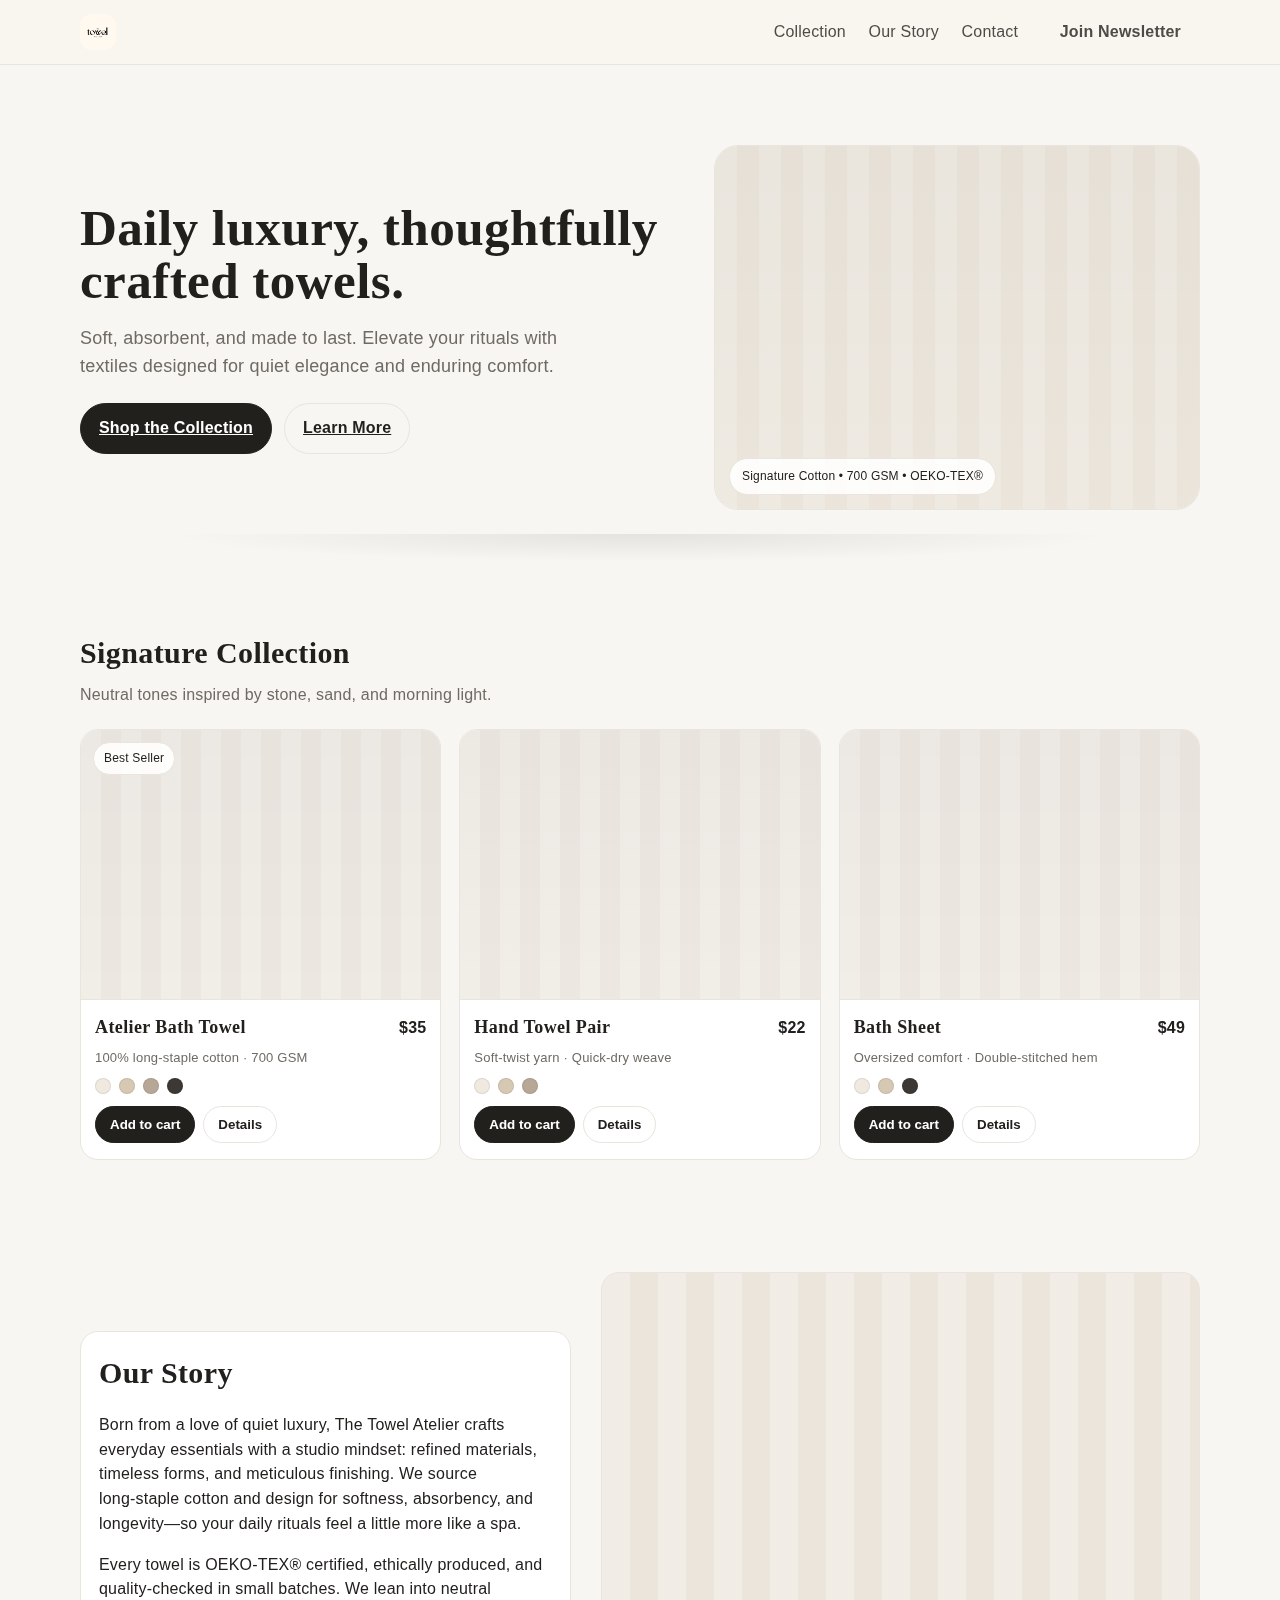
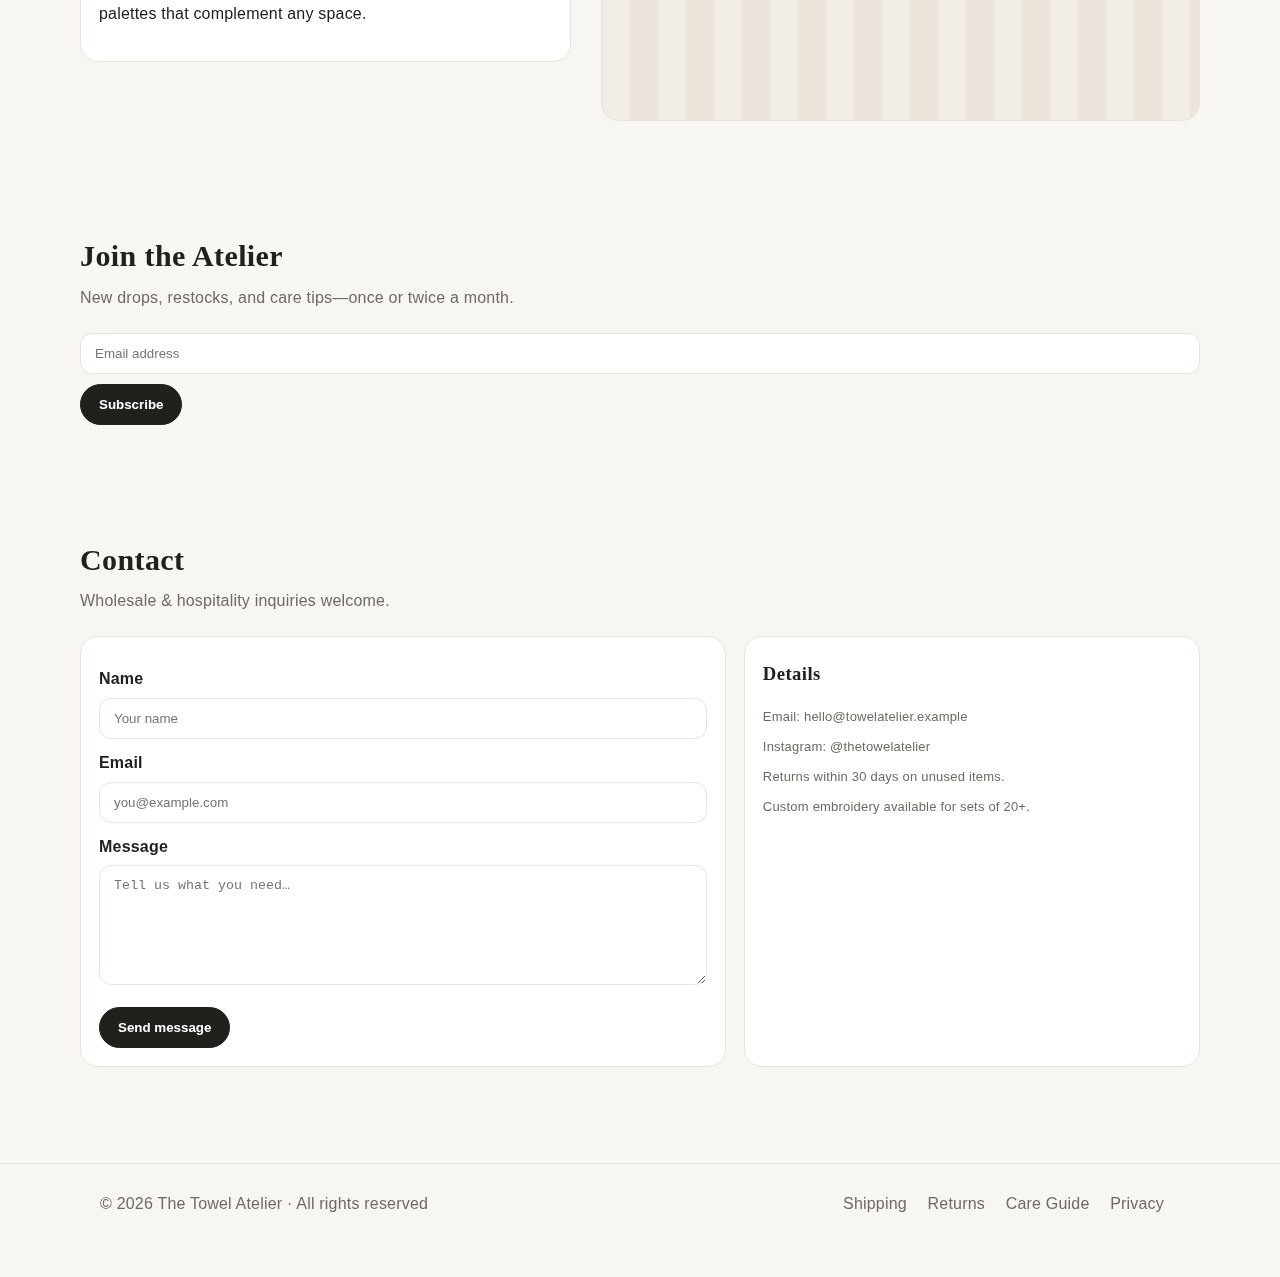
<file: index.html>
<!DOCTYPE html>
<html lang="en">
<head>
  <meta charset="utf-8" />
  <meta name="viewport" content="width=device-width, initial-scale=1" />
  <title>The Towel Atelier</title>
  <meta name="description" content="Daily luxury towels — soft, durable, and elegantly designed by The Towel Atelier." />
  <link rel="stylesheet" href="style.css">
</head>
<body>
  <header>
    <div class="container nav">
      <a class="brand" href="#home">
        <img src="assets/logo.png" alt="The Towel Atelier logo" class="logo-img">
      </a>
      <nav>
        <a href="#collection">Collection</a>
        <a href="#story">Our Story</a>
        <a href="#contact">Contact</a>
        <a class="btn ghost" href="#newsletter">Join Newsletter</a>
      </nav>
    </div>
  </header>

  <main id="home">
    <!-- Hero -->
    <section class="hero container">
      <div class="hero-grid">
        <div>
          <h1>Daily luxury, thoughtfully crafted towels.</h1>
          <p class="lead">Soft, absorbent, and made to last. Elevate your rituals with textiles designed for quiet elegance and enduring comfort.</p>
          <div class="cta">
            <a href="#collection" class="btn">Shop the Collection</a>
            <a href="#story" class="btn outline">Learn More</a>
          </div>
        </div>
        <div class="hero-media" aria-label="Lifestyle photo placeholder">
          <span class="media-tag">Signature Cotton • 700 GSM • OEKO‑TEX®</span>
        </div>
      </div>
    </section>

    <!-- Collection -->
    <section id="collection" class="section container">
      <h2>Signature Collection</h2>
      <p class="sub">Neutral tones inspired by stone, sand, and morning light.</p>
      <div class="grid">
        <!-- Card 1 -->
        <article class="card">
          <div class="photo" role="img" aria-label="Bath towel image placeholder">
            <span class="badge">Best Seller</span>
          </div>
          <div class="card-body">
            <div class="card-title"><h3>Atelier Bath Towel</h3> <span class="price">$35</span></div>
            <p class="meta">100% long‑staple cotton · 700 GSM</p>
            <div class="swatches" aria-label="Available colors">
              <span class="dot cream" title="Cream"></span>
              <span class="dot sand" title="Sand"></span>
              <span class="dot taupe" title="Taupe"></span>
              <span class="dot charcoal" title="Charcoal"></span>
            </div>
            <div class="card-actions">
              <button class="btn small" data-add>Add to cart</button>
              <button class="btn small outline">Details</button>
            </div>
          </div>
        </article>
        <!-- Card 2 -->
        <article class="card">
          <div class="photo" role="img" aria-label="Hand towel image placeholder"></div>
          <div class="card-body">
            <div class="card-title"><h3>Hand Towel Pair</h3> <span class="price">$22</span></div>
            <p class="meta">Soft‑twist yarn · Quick‑dry weave</p>
            <div class="swatches">
              <span class="dot cream" title="Cream"></span>
              <span class="dot sand" title="Sand"></span>
              <span class="dot taupe" title="Taupe"></span>
            </div>
            <div class="card-actions">
              <button class="btn small" data-add>Add to cart</button>
              <button class="btn small outline">Details</button>
            </div>
          </div>
        </article>
        <!-- Card 3 -->
        <article class="card">
          <div class="photo" role="img" aria-label="Bath sheet image placeholder"></div>
          <div class="card-body">
            <div class="card-title"><h3>Bath Sheet</h3> <span class="price">$49</span></div>
            <p class="meta">Oversized comfort · Double‑stitched hem</p>
            <div class="swatches">
              <span class="dot cream" title="Cream"></span>
              <span class="dot sand" title="Sand"></span>
              <span class="dot charcoal" title="Charcoal"></span>
            </div>
            <div class="card-actions">
              <button class="btn small" data-add>Add to cart</button>
              <button class="btn small outline">Details</button>
            </div>
          </div>
        </article>
      </div>
    </section>

    <!-- Story -->
    <section id="story" class="section container">
      <div class="story">
        <div class="paper">
          <h2>Our Story</h2>
          <p>Born from a love of quiet luxury, The Towel Atelier crafts everyday essentials with a studio mindset: refined materials, timeless forms, and meticulous finishing. We source long‑staple cotton and design for softness, absorbency, and longevity—so your daily rituals feel a little more like a spa.</p>
          <p>Every towel is OEKO‑TEX® certified, ethically produced, and quality‑checked in small batches. We lean into neutral palettes that complement any space.</p>
        </div>
        <div class="story-visual" aria-label="Studio moodboard placeholder"></div>
      </div>
    </section>

    <!-- Newsletter -->
    <section id="newsletter" class="section container">
      <h2>Join the Atelier</h2>
      <p class="sub">New drops, restocks, and care tips—once or twice a month.</p>
      <div class="newsletter">
        <input class="input" type="email" placeholder="Email address" aria-label="Email"/>
        <button class="btn">Subscribe</button>
      </div>
    </section>

    <!-- Contact -->
    <section id="contact" class="section container">
      <h2>Contact</h2>
      <p class="sub">Wholesale & hospitality inquiries welcome.</p>
      <div class="grid">
        <div class="paper" style="grid-column:span 7">
          <form onsubmit="event.preventDefault(); toast('Message sent. We\'ll be in touch.');">
            <label for="name">Name</label>
            <input id="name" type="text" placeholder="Your name" required>

            <label for="email">Email</label>
            <input id="email" type="email" placeholder="you@example.com" required>

            <label for="msg">Message</label>
            <textarea id="msg" placeholder="Tell us what you need…"></textarea>

            <div style="margin-top:14px">
              <button class="btn">Send message</button>
            </div>
          </form>
        </div>
        <div class="paper" style="grid-column:span 5">
          <h3 style="margin-top:4px">Details</h3>
          <p class="meta" style="margin-top:6px">Email: hello@towelatelier.example</p>
          <p class="meta">Instagram: @thetowelatelier</p>
          <p class="meta">Returns within 30 days on unused items.</p>
          <p class="meta">Custom embroidery available for sets of 20+.</p>
        </div>
      </div>
    </section>
  </main>

  <footer>
    <div class="container foot">
      <div>© <span id="year"></span> The Towel Atelier · All rights reserved</div>
      <div class="links">
        <a href="#">Shipping</a>
        <a href="#">Returns</a>
        <a href="#">Care Guide</a>
        <a href="#">Privacy</a>
      </div>
    </div>
  </footer>

  <div class="toast" id="toast">Added to cart</div>

  <script>
    // Year
    document.getElementById('year').textContent = new Date().getFullYear();
    // Faux add-to-cart toast
    const toastEl = document.getElementById('toast');
    function toast(msg){ toastEl.textContent = msg; toastEl.classList.add('show'); setTimeout(()=>toastEl.classList.remove('show'), 1800); }
    document.querySelectorAll('[data-add]').forEach(btn=> btn.addEventListener('click', ()=> toast('Added to cart')));
  </script>
</body>
</html>
</file>
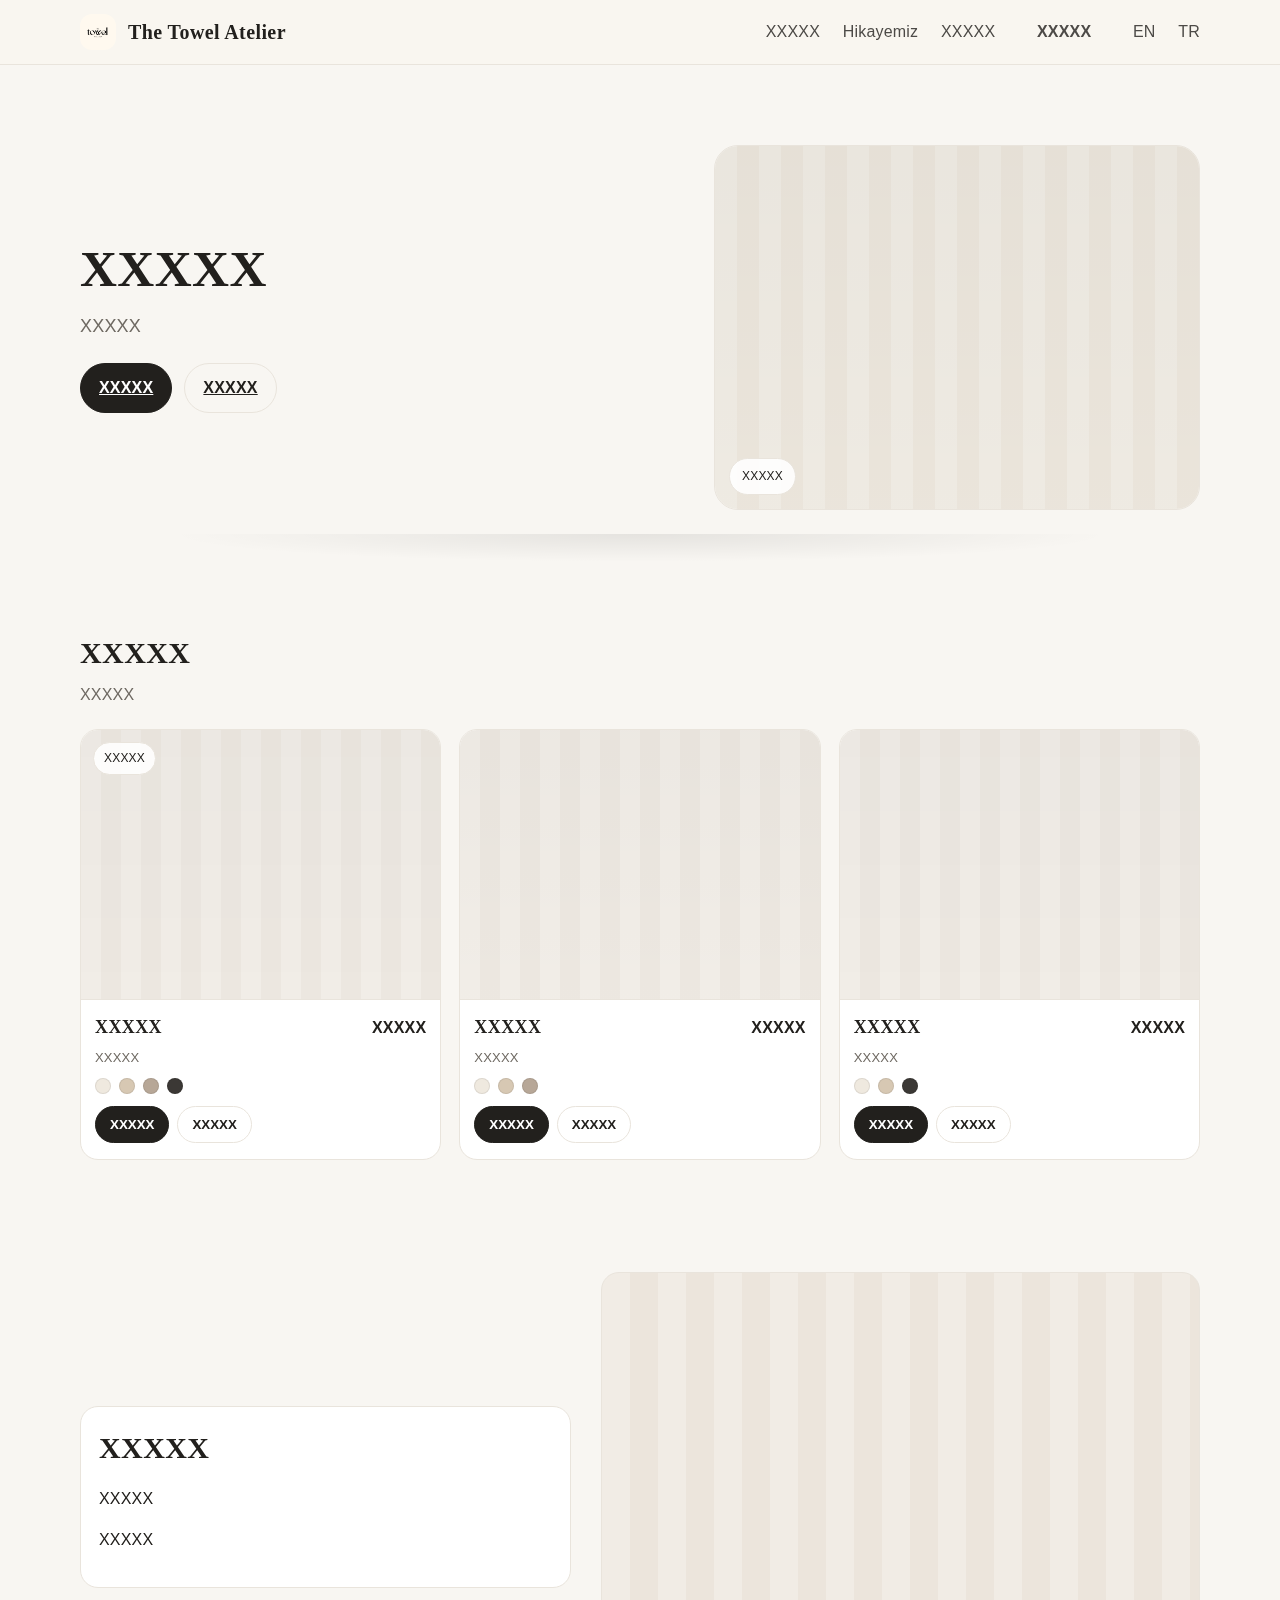
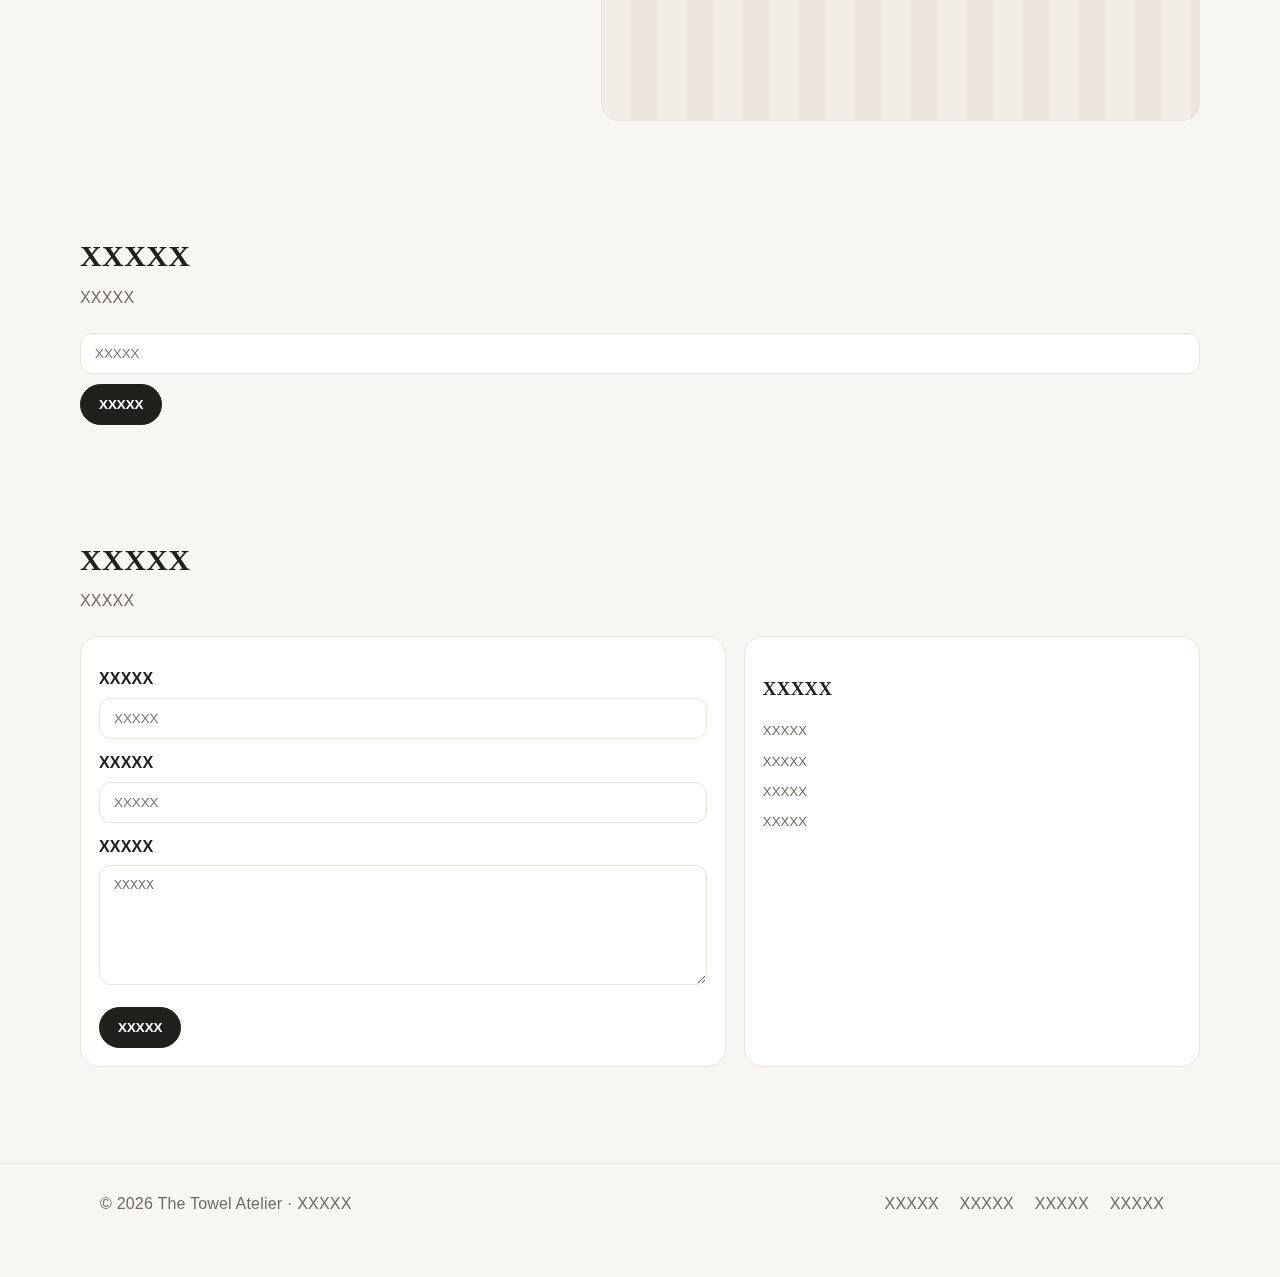
<file: tr.html>
<!DOCTYPE html>
<html lang="tr">
<head>
  <meta charset="utf-8" />
  <meta name="viewport" content="width=device-width, initial-scale=1" />
  <title>The Towel Atelier</title>
  <meta name="description" content="XXXXX">
  <link href="https://fonts.googleapis.com/css2?family=Cormorant+Garamond:wght@400;500;600;700&display=swap" rel="stylesheet">
  <link rel="stylesheet" href="style.css">
</head>

<body>
  <header>
    <div class="container nav">
      <a class="brand" href="#home">
        <img src="assets/logo.png" alt="The Towel Atelier logo" class="logo-img">
        <span class="logo">The Towel Atelier</span>
      </a>
      <nav>
        <a href="#collection">XXXXX</a>
        <a href="#story">Hikayemiz</a>
        <a href="#contact">XXXXX</a>
        <a class="btn ghost" href="#newsletter">XXXXX</a>
        <a href="index.html">EN</a>
        <a href="tr.html">TR</a>
      </nav>
    </div>
  </header>

  <main id="home">
    <!-- Hero -->
    <section class="hero container">
      <div class="hero-grid">
        <div>
          <h1>XXXXX</h1>
          <p class="lead">XXXXX</p>
          <div class="cta">
            <a href="#collection" class="btn">XXXXX</a>
            <a href="#story" class="btn outline">XXXXX</a>
          </div>
        </div>
        <div class="hero-media">
          <span class="media-tag">XXXXX</span>
        </div>
      </div>
    </section>

    <!-- Collection -->
    <section id="collection" class="section container">
      <h2>XXXXX</h2>
      <p class="sub">XXXXX</p>
      <div class="grid">
        <article class="card">
          <div class="photo">
            <span class="badge">XXXXX</span>
          </div>
          <div class="card-body">
            <div class="card-title"><h3>XXXXX</h3> <span class="price">XXXXX</span></div>
            <p class="meta">XXXXX</p>
            <div class="swatches">
              <span class="dot cream"></span>
              <span class="dot sand"></span>
              <span class="dot taupe"></span>
              <span class="dot charcoal"></span>
            </div>
            <div class="card-actions">
              <button class="btn small">XXXXX</button>
              <button class="btn small outline">XXXXX</button>
            </div>
          </div>
        </article>
        <article class="card">
          <div class="photo"></div>
          <div class="card-body">
            <div class="card-title"><h3>XXXXX</h3> <span class="price">XXXXX</span></div>
            <p class="meta">XXXXX</p>
            <div class="swatches">
              <span class="dot cream"></span>
              <span class="dot sand"></span>
              <span class="dot taupe"></span>
            </div>
            <div class="card-actions">
              <button class="btn small">XXXXX</button>
              <button class="btn small outline">XXXXX</button>
            </div>
          </div>
        </article>
        <article class="card">
          <div class="photo"></div>
          <div class="card-body">
            <div class="card-title"><h3>XXXXX</h3> <span class="price">XXXXX</span></div>
            <p class="meta">XXXXX</p>
            <div class="swatches">
              <span class="dot cream"></span>
              <span class="dot sand"></span>
              <span class="dot charcoal"></span>
            </div>
            <div class="card-actions">
              <button class="btn small">XXXXX</button>
              <button class="btn small outline">XXXXX</button>
            </div>
          </div>
        </article>
      </div>
    </section>

    <!-- Story -->
    <section id="story" class="section container">
      <div class="story">
        <div class="paper">
          <h2>XXXXX</h2>
          <p>XXXXX</p>
          <p>XXXXX</p>
        </div>
        <div class="story-visual"></div>
      </div>
    </section>

    <!-- Newsletter -->
    <section id="newsletter" class="section container">
      <h2>XXXXX</h2>
      <p class="sub">XXXXX</p>
      <div class="newsletter">
        <input class="input" type="email" placeholder="XXXXX" />
        <button class="btn">XXXXX</button>
      </div>
    </section>

    <!-- Contact -->
    <section id="contact" class="section container">
      <h2>XXXXX</h2>
      <p class="sub">XXXXX</p>
      <div class="grid">
        <div class="paper" style="grid-column:span 7">
          <form onsubmit="event.preventDefault(); alert('XXXXX');">
            <label for="name">XXXXX</label>
            <input id="name" type="text" placeholder="XXXXX">
            <label for="email">XXXXX</label>
            <input id="email" type="email" placeholder="XXXXX">
            <label for="msg">XXXXX</label>
            <textarea id="msg" placeholder="XXXXX"></textarea>
            <div style="margin-top:14px">
              <button class="btn">XXXXX</button>
            </div>
          </form>
        </div>
        <div class="paper" style="grid-column:span 5">
          <h3>XXXXX</h3>
          <p class="meta">XXXXX</p>
          <p class="meta">XXXXX</p>
          <p class="meta">XXXXX</p>
          <p class="meta">XXXXX</p>
        </div>
      </div>
    </section>
  </main>

  <footer>
    <div class="container foot">
      <div>© <span id="year"></span> The Towel Atelier · XXXXX</div>
      <div class="links">
        <a href="#">XXXXX</a>
        <a href="#">XXXXX</a>
        <a href="#">XXXXX</a>
        <a href="#">XXXXX</a>
      </div>
    </div>
  </footer>

  <script>
    document.getElementById('year').textContent = new Date().getFullYear();
  </script>
</body>
</html>
</file>
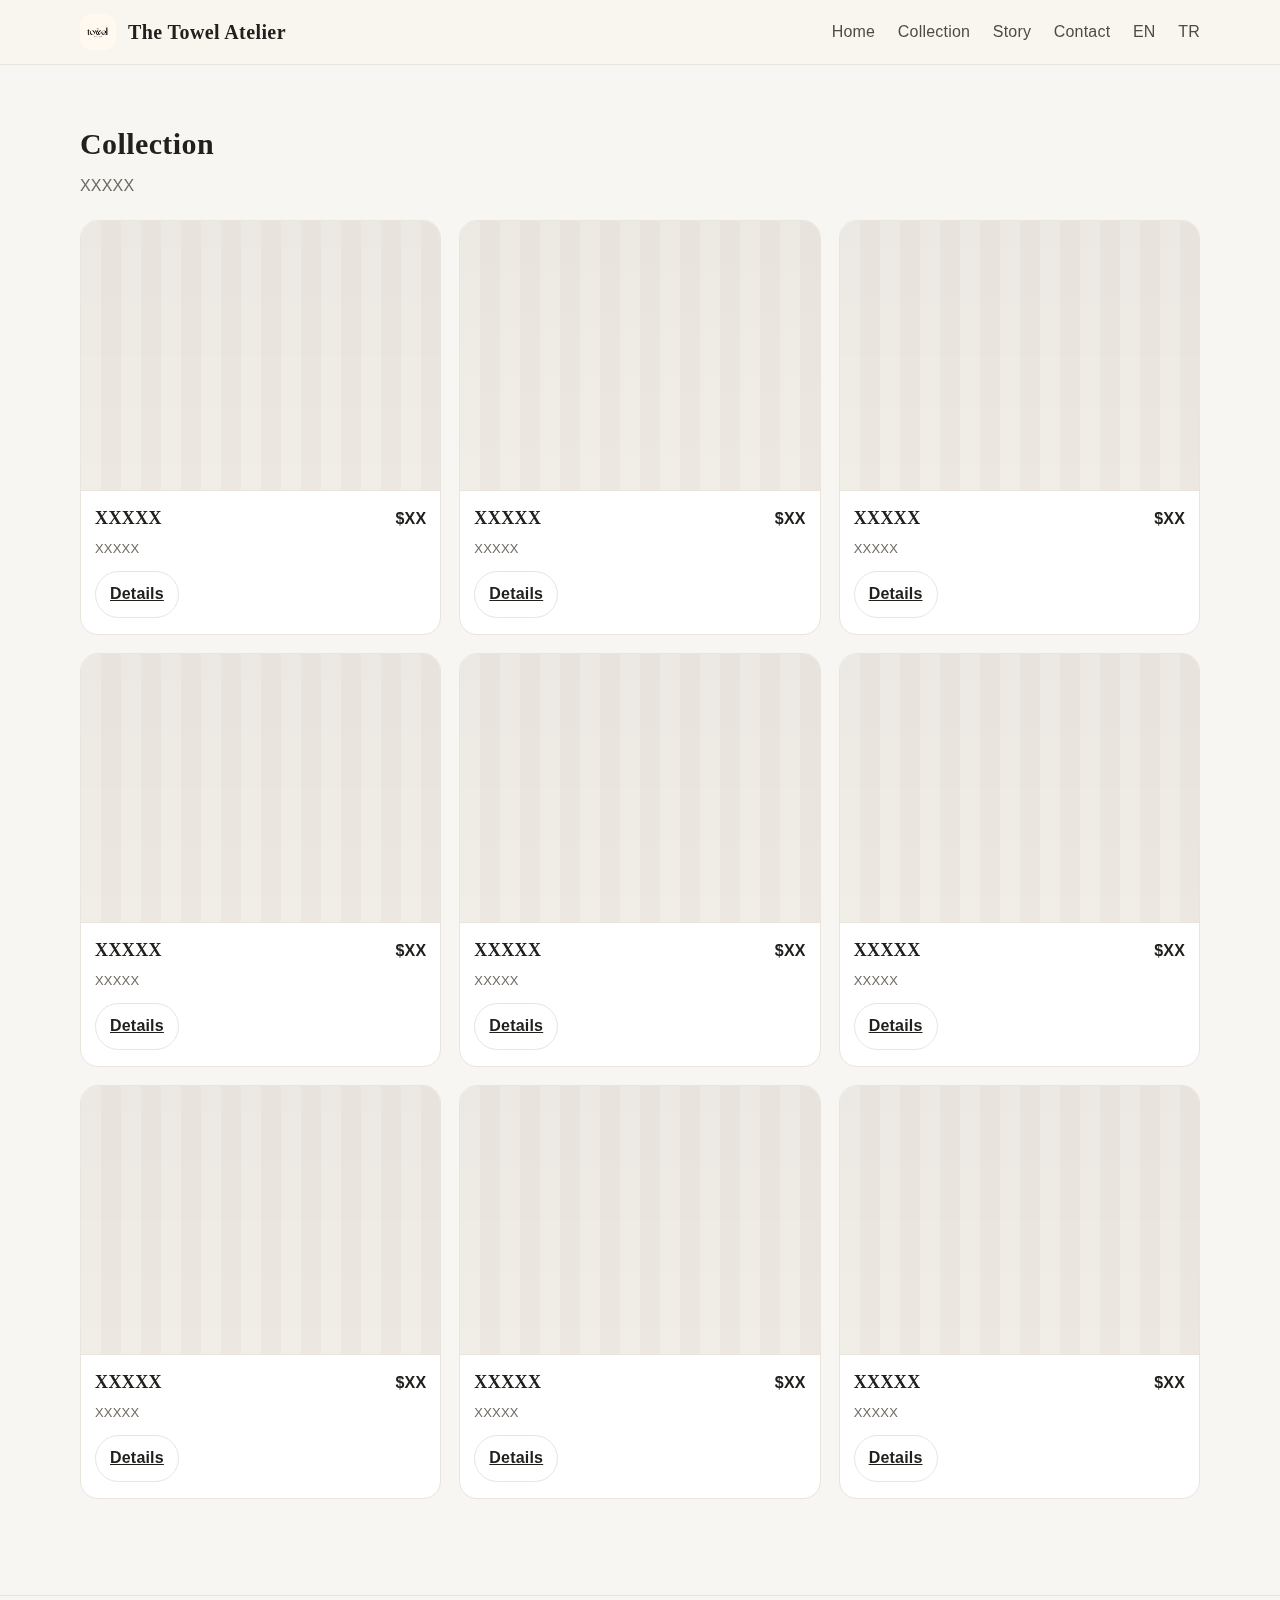
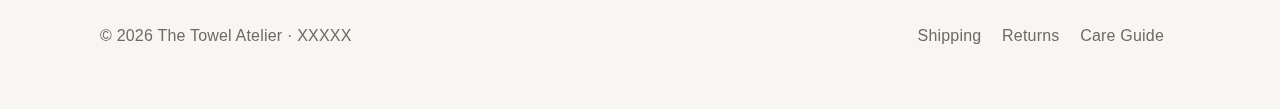
<file: collection/collection.html>
<!DOCTYPE html>
<html lang="en">
<head>
  <meta charset="utf-8" />
  <meta name="viewport" content="width=device-width, initial-scale=1" />
  <title>Collection · The Towel Atelier</title>
  <link href="https://fonts.googleapis.com/css2?family=Cormorant+Garamond:wght@400;500;600;700&display=swap" rel="stylesheet">
  <link rel="stylesheet" href="../style.css">
</head>

<body>
  <header>
    <div class="container nav">
      <a class="brand" href="index.html">
        <img src="../assets/logo.png" alt="The Towel Atelier logo" class="logo-img">
        <span class="logo">The Towel Atelier</span>
      </a>
      <nav>
        <a href="../index.html">Home</a>
        <a href="collection.html">Collection</a>
        <a href="../index.html#story">Story</a>
        <a href="../index.html#contact">Contact</a>
        <a href="../index.html">EN</a>
        <a href="../langs/tr.html">TR</a>
      </nav>
    </div>
  </header>

  <main class="section container">
    <h2>Collection</h2>
    <p class="sub">XXXXX</p>

    <div class="grid">
      <!-- 9 Example Towels -->
      <!-- You’ll make a page for each later (e.g., towel1.html, towel2.html, etc.) -->
      <article class="card">
        <div class="photo"></div>
        <div class="card-body">
          <div class="card-title"><h3>XXXXX</h3><span class="price">$XX</span></div>
          <p class="meta">XXXXX</p>
          <div class="card-actions">
            <a href="towel1.html" class="btn small outline">Details</a>
          </div>
        </div>
      </article>

      <article class="card">
        <div class="photo"></div>
        <div class="card-body">
          <div class="card-title"><h3>XXXXX</h3><span class="price">$XX</span></div>
          <p class="meta">XXXXX</p>
          <div class="card-actions">
            <a href="towel2.html" class="btn small outline">Details</a>
          </div>
        </div>
      </article>

      <article class="card">
        <div class="photo"></div>
        <div class="card-body">
          <div class="card-title"><h3>XXXXX</h3><span class="price">$XX</span></div>
          <p class="meta">XXXXX</p>
          <div class="card-actions">
            <a href="towel3.html" class="btn small outline">Details</a>
          </div>
        </div>
      </article>

      <article class="card"><div class="photo"></div><div class="card-body"><div class="card-title"><h3>XXXXX</h3><span class="price">$XX</span></div><p class="meta">XXXXX</p><div class="card-actions"><a href="towel4.html" class="btn small outline">Details</a></div></div></article>
      <article class="card"><div class="photo"></div><div class="card-body"><div class="card-title"><h3>XXXXX</h3><span class="price">$XX</span></div><p class="meta">XXXXX</p><div class="card-actions"><a href="towel5.html" class="btn small outline">Details</a></div></div></article>
      <article class="card"><div class="photo"></div><div class="card-body"><div class="card-title"><h3>XXXXX</h3><span class="price">$XX</span></div><p class="meta">XXXXX</p><div class="card-actions"><a href="towel6.html" class="btn small outline">Details</a></div></div></article>
      <article class="card"><div class="photo"></div><div class="card-body"><div class="card-title"><h3>XXXXX</h3><span class="price">$XX</span></div><p class="meta">XXXXX</p><div class="card-actions"><a href="towel7.html" class="btn small outline">Details</a></div></div></article>
      <article class="card"><div class="photo"></div><div class="card-body"><div class="card-title"><h3>XXXXX</h3><span class="price">$XX</span></div><p class="meta">XXXXX</p><div class="card-actions"><a href="towel8.html" class="btn small outline">Details</a></div></div></article>
      <article class="card"><div class="photo"></div><div class="card-body"><div class="card-title"><h3>XXXXX</h3><span class="price">$XX</span></div><p class="meta">XXXXX</p><div class="card-actions"><a href="towel9.html" class="btn small outline">Details</a></div></div></article>
    </div>
  </main>

  <footer>
    <div class="container foot">
      <div>© <span id="year"></span> The Towel Atelier · XXXXX</div>
      <div class="links">
        <a href="#">Shipping</a>
        <a href="#">Returns</a>
        <a href="#">Care Guide</a>
      </div>
    </div>
  </footer>

  <script>
    document.getElementById('year').textContent = new Date().getFullYear();
  </script>
</body>
</html>
</file>
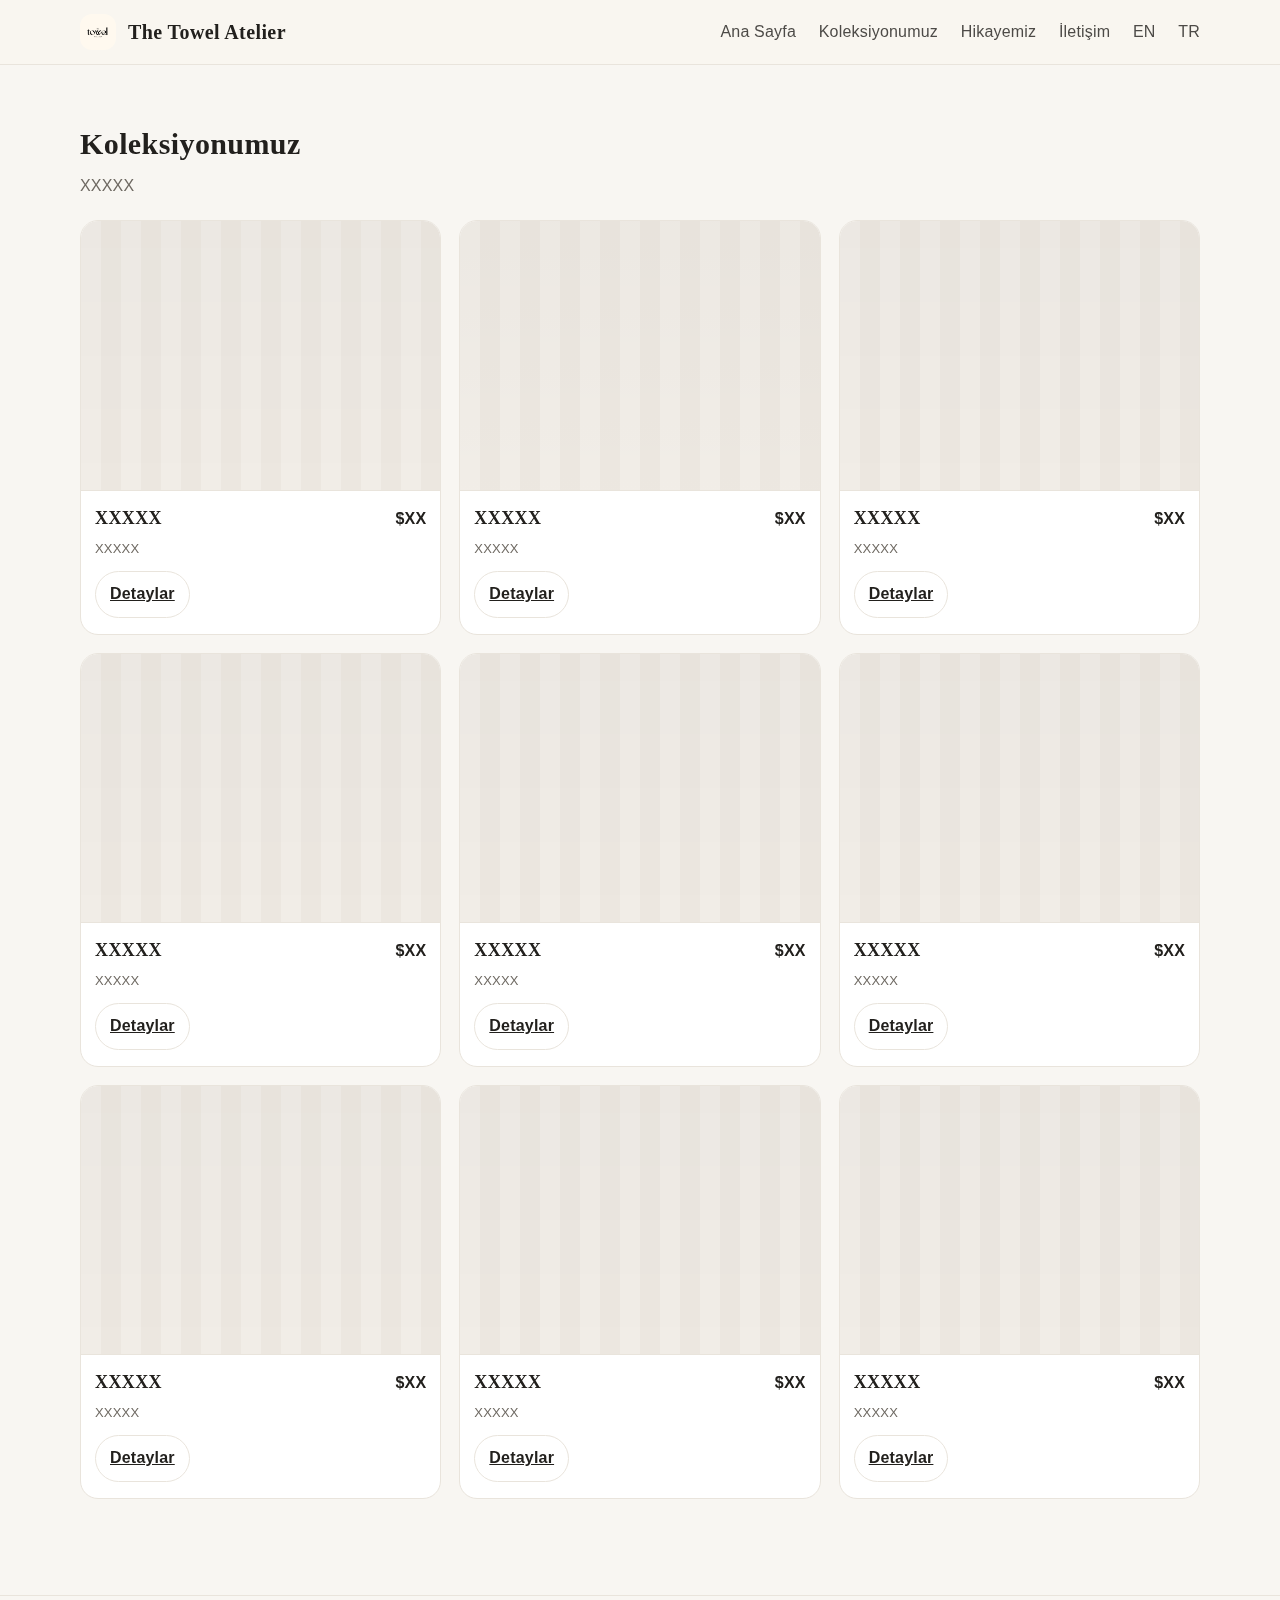
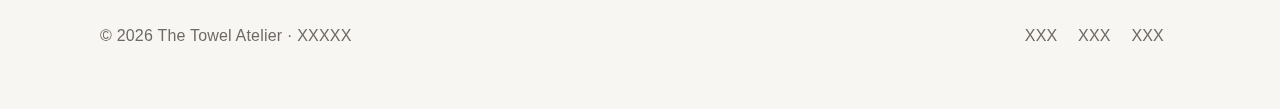
<file: collection/koleksiyon.html>
<!DOCTYPE html>
<html lang="en">
<head>
  <meta charset="utf-8" />
  <meta name="viewport" content="width=device-width, initial-scale=1" />
  <title>Collection · The Towel Atelier</title>
  <link href="https://fonts.googleapis.com/css2?family=Cormorant+Garamond:wght@400;500;600;700&display=swap" rel="stylesheet">
  <link rel="stylesheet" href="../style.css">
</head>

<body>
  <header>
    <div class="container nav">
      <a class="brand" href="index.html">
        <img src="../assets/logo.png" alt="The Towel Atelier logo" class="logo-img">
        <span class="logo">The Towel Atelier</span>
      </a>
      <nav>
        <a href="../index.html">Ana Sayfa</a>
        <a href="collection.html">Koleksiyonumuz</a>
        <a href="../index.html#story">Hikayemiz</a>
        <a href="../index.html#contact">İletişim</a>
        <a href="../index.html">EN</a>
        <a href="../langs/tr.html">TR</a>
      </nav>
    </div>
  </header>

  <main class="section container">
    <h2>Koleksiyonumuz</h2>
    <p class="sub">XXXXX</p>

    <div class="grid">
      <article class="card">
        <div class="photo"></div>
        <div class="card-body">
          <div class="card-title"><h3>XXXXX</h3><span class="price">$XX</span></div>
          <p class="meta">XXXXX</p>
          <div class="card-actions">
            <a href="towel1.html" class="btn small outline">Detaylar</a>
          </div>
        </div>
      </article>

      <article class="card">
        <div class="photo"></div>
        <div class="card-body">
          <div class="card-title"><h3>XXXXX</h3><span class="price">$XX</span></div>
          <p class="meta">XXXXX</p>
          <div class="card-actions">
            <a href="towel2.html" class="btn small outline">Detaylar</a>
          </div>
        </div>
      </article>

      <article class="card">
        <div class="photo"></div>
        <div class="card-body">
          <div class="card-title"><h3>XXXXX</h3><span class="price">$XX</span></div>
          <p class="meta">XXXXX</p>
          <div class="card-actions">
            <a href="towel3.html" class="btn small outline">Detaylar</a>
          </div>
        </div>
      </article>

      <article class="card"><div class="photo"></div><div class="card-body"><div class="card-title"><h3>XXXXX</h3><span class="price">$XX</span></div><p class="meta">XXXXX</p><div class="card-actions"><a href="towel4.html" class="btn small outline">Detaylar</a></div></div></article>
      <article class="card"><div class="photo"></div><div class="card-body"><div class="card-title"><h3>XXXXX</h3><span class="price">$XX</span></div><p class="meta">XXXXX</p><div class="card-actions"><a href="towel5.html" class="btn small outline">Detaylar</a></div></div></article>
      <article class="card"><div class="photo"></div><div class="card-body"><div class="card-title"><h3>XXXXX</h3><span class="price">$XX</span></div><p class="meta">XXXXX</p><div class="card-actions"><a href="towel6.html" class="btn small outline">Detaylar</a></div></div></article>
      <article class="card"><div class="photo"></div><div class="card-body"><div class="card-title"><h3>XXXXX</h3><span class="price">$XX</span></div><p class="meta">XXXXX</p><div class="card-actions"><a href="towel7.html" class="btn small outline">Detaylar</a></div></div></article>
      <article class="card"><div class="photo"></div><div class="card-body"><div class="card-title"><h3>XXXXX</h3><span class="price">$XX</span></div><p class="meta">XXXXX</p><div class="card-actions"><a href="towel8.html" class="btn small outline">Detaylar</a></div></div></article>
      <article class="card"><div class="photo"></div><div class="card-body"><div class="card-title"><h3>XXXXX</h3><span class="price">$XX</span></div><p class="meta">XXXXX</p><div class="card-actions"><a href="towel9.html" class="btn small outline">Detaylar</a></div></div></article>
    </div>
  </main>

  <footer>
    <div class="container foot">
      <div>© <span id="year"></span> The Towel Atelier · XXXXX</div>
      <div class="links">
        <a href="#">XXX</a>
        <a href="#">XXX</a>
        <a href="#">XXX</a>
      </div>
    </div>
  </footer>

  <script>
    document.getElementById('year').textContent = new Date().getFullYear();
  </script>
</body>
</html>
</file>
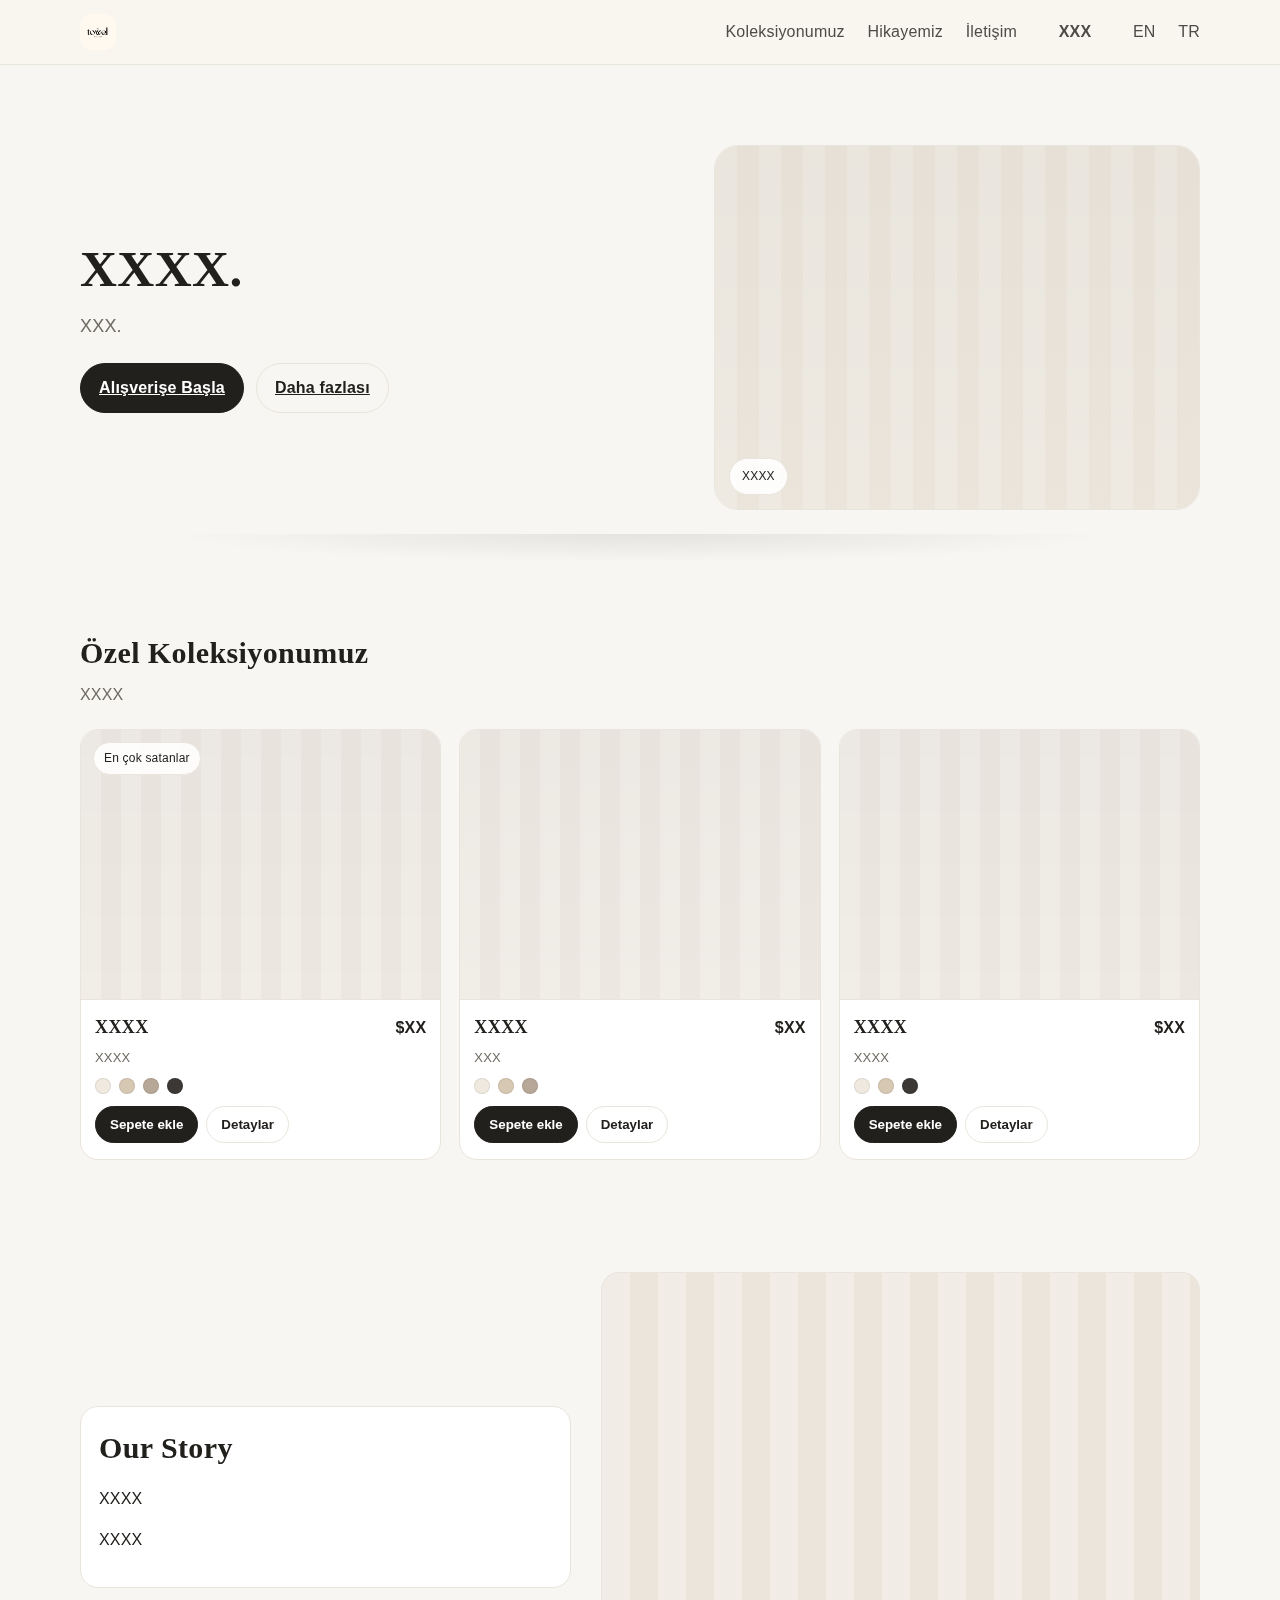
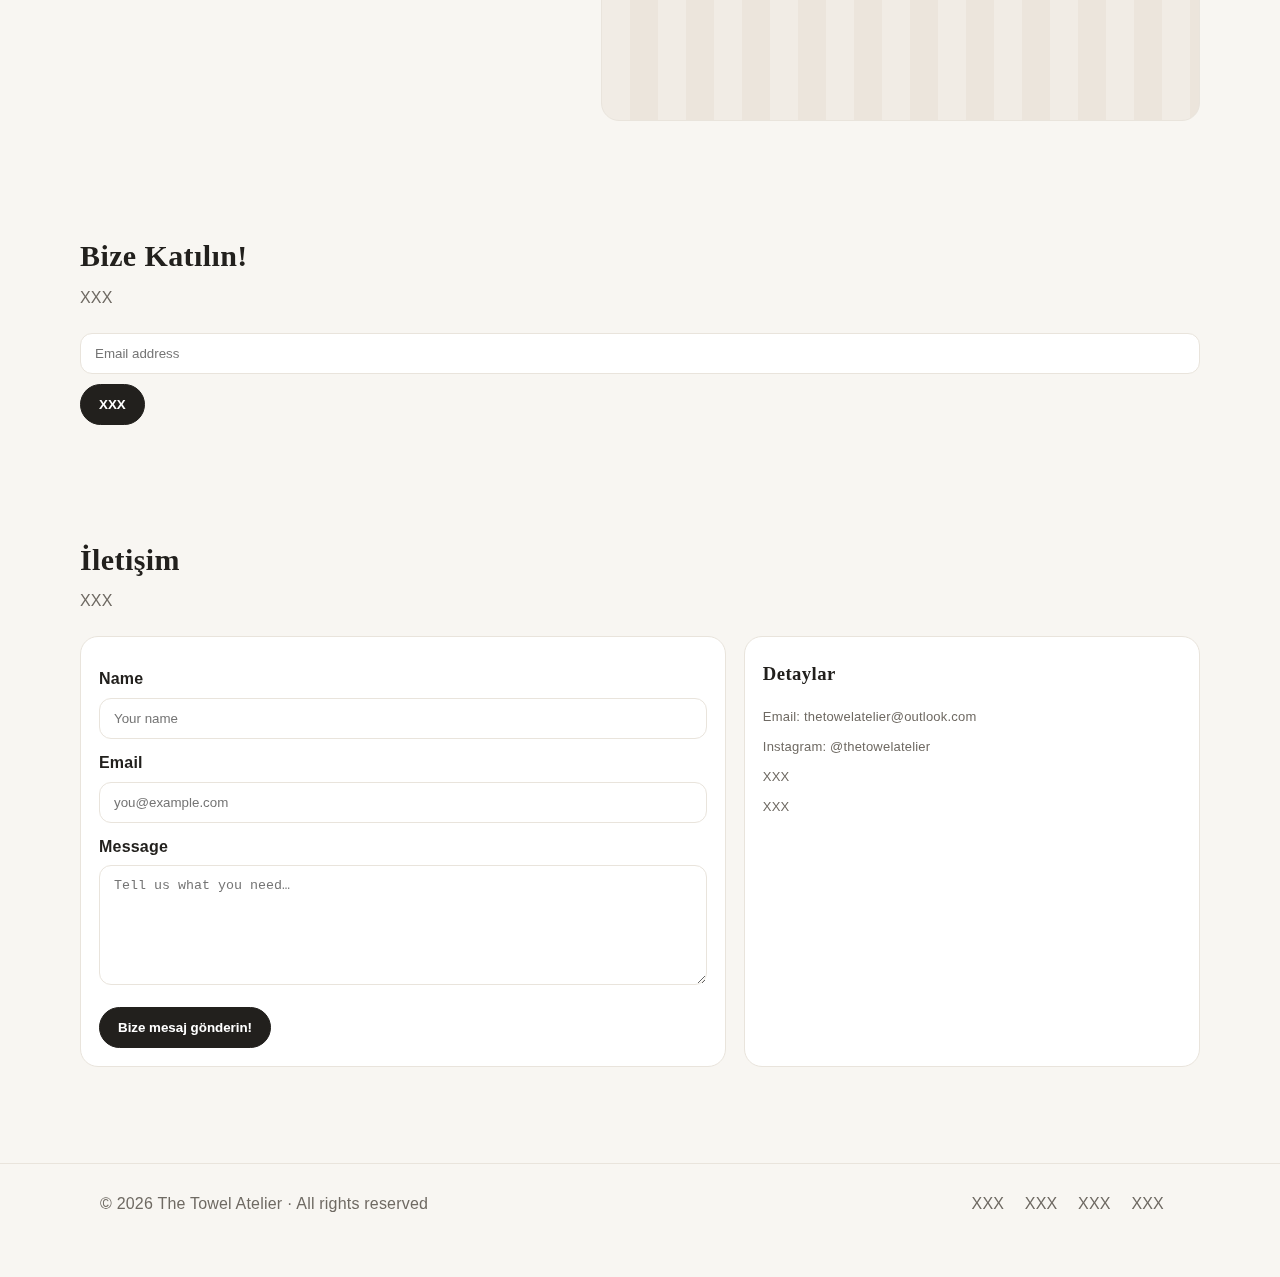
<file: langs/tr.html>
<!DOCTYPE html>
<html lang="tr">
<head>
  <meta charset="utf-8" />
  <meta name="viewport" content="width=device-width, initial-scale=1" />
  <title>The Towel Atelier</title>
  <meta name="description" content="Daily luxury towels — soft, durable, and elegantly designed by The Towel Atelier." />
  <link href="https://fonts.googleapis.com/css2?family=Cormorant+Garamond:wght@400;500;600;700&display=swap" rel="stylesheet">
  <link rel="stylesheet" href="../style.css">
</head>
<body>
  <header>
    <div class="container nav">
      <a class="brand" href="#home">
        <img src="../assets/logo.png" alt="The Towel Atelier logo" class="logo-img">
      </a>
      <nav>
        <a href="../collection/koleksiyon.html">Koleksiyonumuz</a>
        <a href="#story">Hikayemiz</a>
        <a href="#contact">İletişim</a>
        <a class="btn ghost" href="#newsletter">XXX</a>
        <a href="../index.html">EN</a>
        <a href="tr.html">TR</a>
      </nav>
    </div>
  </header>

  <main id="home">
    <!-- Hero -->
    <section class="hero container">
      <div class="hero-grid">
        <div>
          <h1>XXXX.</h1>
          <p class="lead">XXX.</p>
          <div class="cta">
            <a href="#collection" class="btn">Alışverişe Başla</a>
            <a href="#story" class="btn outline">Daha fazlası</a>
          </div>
        </div>
        <div class="hero-media" aria-label="Lifestyle photo placeholder">
          <span class="media-tag">XXXX</span>
        </div>
      </div>
    </section>

    <!-- Collection -->
    <section id="collection" class="section container">
      <h2>Özel Koleksiyonumuz</h2>
      <p class="sub">XXXX</p>
      <div class="grid">
        <!-- Card 1 -->
        <article class="card">
          <div class="photo" role="img" aria-label="Bath towel image placeholder">
            <span class="badge">En çok satanlar</span>
          </div>
          <div class="card-body">
            <div class="card-title"><h3>XXXX</h3> <span class="price">$XX</span></div>
            <p class="meta">XXXX</p>
            <div class="swatches" aria-label="Available colors">
              <span class="dot cream" title="Cream"></span>
              <span class="dot sand" title="Sand"></span>
              <span class="dot taupe" title="Taupe"></span>
              <span class="dot charcoal" title="Charcoal"></span>
            </div>
            <div class="card-actions">
              <button class="btn small" data-add>Sepete ekle</button>
              <button class="btn small outline">Detaylar</button>
            </div>
          </div>
        </article>
        <!-- Card 2 -->
        <article class="card">
          <div class="photo" role="img" aria-label="Hand towel image placeholder"></div>
          <div class="card-body">
            <div class="card-title"><h3>XXXX</h3> <span class="price">$XX</span></div>
            <p class="meta">XXX</p>
            <div class="swatches">
              <span class="dot cream" title="Cream"></span>
              <span class="dot sand" title="Sand"></span>
              <span class="dot taupe" title="Taupe"></span>
            </div>
            <div class="card-actions">
              <button class="btn small" data-add>Sepete ekle</button>
              <button class="btn small outline">Detaylar</button>
            </div>
          </div>
        </article>
        <!-- Card 3 -->
        <article class="card">
          <div class="photo" role="img" aria-label="Bath sheet image placeholder"></div>
          <div class="card-body">
            <div class="card-title"><h3>XXXX</h3> <span class="price">$XX</span></div>
            <p class="meta">XXXX</p>
            <div class="swatches">
              <span class="dot cream" title="Cream"></span>
              <span class="dot sand" title="Sand"></span>
              <span class="dot charcoal" title="Charcoal"></span>
            </div>
            <div class="card-actions">
              <button class="btn small" data-add>Sepete ekle</button>
              <button class="btn small outline">Detaylar</button>
            </div>
          </div>
        </article>
      </div>
    </section>

    <!-- Story -->
    <section id="story" class="section container">
      <div class="story">
        <div class="paper">
          <h2>Our Story</h2>
          <p>XXXX</p>
          <p>XXXX</p>
        </div>
        <div class="story-visual" aria-label="Studio moodboard placeholder"></div>
      </div>
    </section>

    <!-- Newsletter -->
    <section id="newsletter" class="section container">
      <h2>Bize Katılın!</h2>
      <p class="sub">XXX</p>
      <div class="newsletter">
        <input class="input" type="email" placeholder="Email address" aria-label="Email"/>
        <button class="btn">XXX</button>
      </div>
    </section>

    <!-- Contact -->
    <section id="contact" class="section container">
      <h2>İletişim</h2>
      <p class="sub">XXX</p>
      <div class="grid">
        <div class="paper" style="grid-column:span 7">
          <form onsubmit="event.preventDefault(); toast('Message sent. We\'ll be in touch.');">
            <label for="name">Name</label>
            <input id="name" type="text" placeholder="Your name" required>

            <label for="email">Email</label>
            <input id="email" type="email" placeholder="you@example.com" required>

            <label for="msg">Message</label>
            <textarea id="msg" placeholder="Tell us what you need…"></textarea>

            <div style="margin-top:14px">
              <button class="btn">Bize mesaj gönderin!</button>
            </div>
          </form>
        </div>
        <div class="paper" style="grid-column:span 5">
          <h3 style="margin-top:4px">Detaylar</h3>
          <p class="meta" style="margin-top:6px">Email: thetowelatelier@outlook.com</p>
          <p class="meta">Instagram: @thetowelatelier</p>
          <p class="meta">XXX</p>
          <p class="meta">XXX</p>
        </div>
      </div>
    </section>
  </main>

  <footer>
    <div class="container foot">
      <div>© <span id="year"></span> The Towel Atelier · All rights reserved</div>
      <div class="links">
        <a href="#">XXX</a>
        <a href="#">XXX</a>
        <a href="#">XXX</a>
        <a href="#">XXX</a>
      </div>
    </div>
  </footer>

  <div class="toast" id="toast">Added to cart</div>

  <script>
    // Year
    document.getElementById('year').textContent = new Date().getFullYear();
    // Faux add-to-cart toast
    const toastEl = document.getElementById('toast');
    function toast(msg){ toastEl.textContent = msg; toastEl.classList.add('show'); setTimeout(()=>toastEl.classList.remove('show'), 1800); }
    document.querySelectorAll('[data-add]').forEach(btn=> btn.addEventListener('click', ()=> toast('Added to cart')));
  </script>
</body>
</html>
</file>
<file: style.css>
:root {
  --bg: #f8f6f2;
  --paper: #ffffff;
  --ink: #22201d;
  --subtle: #6f6a63;
  --accent: #a88961;
  --accent-2: #cdb89b;
  --line: #e9e4dc;
  --ok: #2a7f62;
}

* { box-sizing: border-box; }
html, body { height: 100%; }
body {
  margin: 0;
  background: var(--bg);
  color: var(--ink);
  font: 16px/1.55 'Inter', ui-sans-serif, -apple-system, Segoe UI, Roboto, Helvetica, Arial, 'Apple Color Emoji', 'Segoe UI Emoji';
  letter-spacing: 0.2px;
}

h1, h2, h3, .logo {
  font-family: 'Garamond', 'Georgia', ui-serif, serif;
  letter-spacing: 0.4px;
}

.container { max-width: 1120px; margin-inline: auto; padding: 0 20px; }
header {
  position: sticky; top: 0; z-index: 50;
  backdrop-filter: saturate(140%) blur(6px);
  background: color-mix(in oklab, var(--bg), white 40%/0.7);
  border-bottom: 1px solid var(--line);
}
.nav { display: flex; align-items: center; justify-content: space-between; padding: 14px 0; }
.brand { display: flex; align-items: center; gap: 12px; text-decoration: none; color: inherit; }
.logo { font-size: 20px; font-weight: 600; }
.logo-img { width: 36px; height: 36px; border-radius: 12px; object-fit: cover; display: block; }
nav a { color: var(--ink); text-decoration: none; margin-left: 18px; opacity: .8; }
nav a:hover { opacity: 1; }

.hero { padding: 80px 0 64px; position: relative; }
.hero::after {
  content: ''; position: absolute; inset: auto 0 -40px 0; height: 80px;
  background: radial-gradient(60% 40px at 50% 0, rgba(0, 0, 0, .08), transparent 70%);
  pointer-events: none;
}
.hero-grid { display: grid; grid-template-columns: 1.1fr .9fr; gap: 40px; align-items: center; }
@media (max-width: 860px) { .hero-grid { grid-template-columns: 1fr; gap: 28px; } }
.hero h1 { font-size: clamp(32px, 4vw, 54px); line-height: 1.04; margin: 0 0 12px; }
.lead { color: var(--subtle); font-size: 18px; max-width: 48ch; }
.cta { display: flex; gap: 12px; margin-top: 22px; flex-wrap: wrap; }
.btn {
  appearance: none; border: 1px solid var(--ink); background: var(--ink); color: #fff;
  padding: 12px 18px; border-radius: 999px; cursor: pointer; transition: .2s transform, .2s box-shadow, .2s opacity;
  font-weight: 600;
}
.btn:hover { transform: translateY(-1px); box-shadow: 0 10px 18px rgba(0, 0, 0, .08); }
.btn.outline { background: transparent; color: var(--ink); border-color: var(--line); }
.btn.ghost { background: transparent; color: var(--ink); border-color: transparent; opacity: .8; }

.hero-media { position: relative; border-radius: 24px; overflow: hidden; border: 1px solid var(--line); background: var(--paper); }
.hero-media::before {
  content: ''; display: block; aspect-ratio: 4/3; background:
  linear-gradient(180deg, rgba(0, 0, 0, .04), rgba(0, 0, 0, .02)),
  repeating-linear-gradient(90deg, #f3efe7 0 22px, #efe9df 22px 44px);
}
.media-tag { position: absolute; bottom: 14px; left: 14px; background: rgba(255, 255, 255, .88); border: 1px solid var(--line); padding: 8px 12px; border-radius: 999px; font-size: 12px; }

.section { padding: 56px 0; }
.section h2 { font-size: 30px; margin: 0 0 6px; }
.section .sub { color: var(--subtle); margin: 0 0 22px; }

.grid { display: grid; grid-template-columns: repeat(12, 1fr); gap: 18px; }
.card { grid-column: span 4; background: var(--paper); border: 1px solid var(--line); border-radius: 18px; overflow: hidden; transition: .2s transform, .2s box-shadow; }
@media (max-width: 980px) { .card { grid-column: span 6; } }
@media (max-width: 640px) { .card { grid-column: span 12; } }
.card:hover { transform: translateY(-2px); box-shadow: 0 14px 24px rgba(0, 0, 0, .08); }
.photo { position: relative; background:
  linear-gradient(180deg, rgba(0, 0, 0, .03), rgba(0, 0, 0, .01)),
  repeating-linear-gradient(90deg, #f4f0ea 0 20px, #efeae3 20px 40px);
  border-bottom: 1px solid var(--line); aspect-ratio: 4/3; }
.badge { position: absolute; top: 12px; left: 12px; background: rgba(255, 255, 255, .88); border: 1px solid var(--line); border-radius: 999px; padding: 6px 10px; font-size: 12px; }
.card-body { padding: 14px 14px 16px; }
.card-title { display: flex; align-items: baseline; justify-content: space-between; gap: 10px; }
.card-title h3 { font-size: 18px; margin: 0; }
.price { font-weight: 700; }
.meta { color: var(--subtle); font-size: 13px; margin: 6px 0 10px; }
.swatches { display: flex; gap: 8px; align-items: center; }
.dot { width: 16px; height: 16px; border-radius: 50%; border: 1px solid rgba(0, 0, 0, .08); }
.dot.cream { background: #efe9df; }
.dot.sand { background: #d7c8b3; }
.dot.taupe { background: #b7a797; }
.dot.charcoal { background: #3b3835; }
.card-actions { display: flex; gap: 8px; margin-top: 12px; }
.btn.small { padding: 10px 14px; font-weight: 600; }

.story { display: grid; grid-template-columns: .9fr 1.1fr; gap: 30px; align-items: center; }
@media (max-width: 860px) { .story { grid-template-columns: 1fr; } }
.paper { background: var(--paper); border: 1px solid var(--line); border-radius: 18px; padding: 18px; }
.story-visual { border: 1px solid var(--line); border-radius: 18px; background: repeating-linear-gradient(90deg, #f1ece5 0 28px, #ece5dc 28px 56px); aspect-ratio: 16/12; }

.newsletter { display: flex; gap: 10px; flex-wrap: wrap; }
.input { appearance: none; border: 1px solid var(--line); background: #fff; padding: 12px 14px; border-radius: 999px; min-width: 260px; }

form label { display: block; font-weight: 600; margin: 12px 0 6px; }
input[type='text'], input[type='email'], textarea {
  width: 100%; padding: 12px 14px; border-radius: 12px; border: 1px solid var(--line); background: #fff;
}
textarea { min-height: 120px; resize: vertical; }

footer { border-top: 1px solid var(--line); margin-top: 40px; padding: 28px 0 60px; color: var(--subtle); }
.foot { display: grid; grid-template-columns: 1fr auto; gap: 18px; align-items: center; }
.links a { margin-right: 16px; color: inherit; text-decoration: none; }

.toast {
  position: fixed; left: 50%; transform: translateX(-50%); bottom: 24px; background: var(--ink); color: #fff;
  padding: 10px 14px; border-radius: 999px; font-size: 14px; opacity: 0; pointer-events: none; transition: opacity .24s, transform .24s;
}
.toast.show { opacity: 1; transform: translate(-50%, -4px); }
</file>
